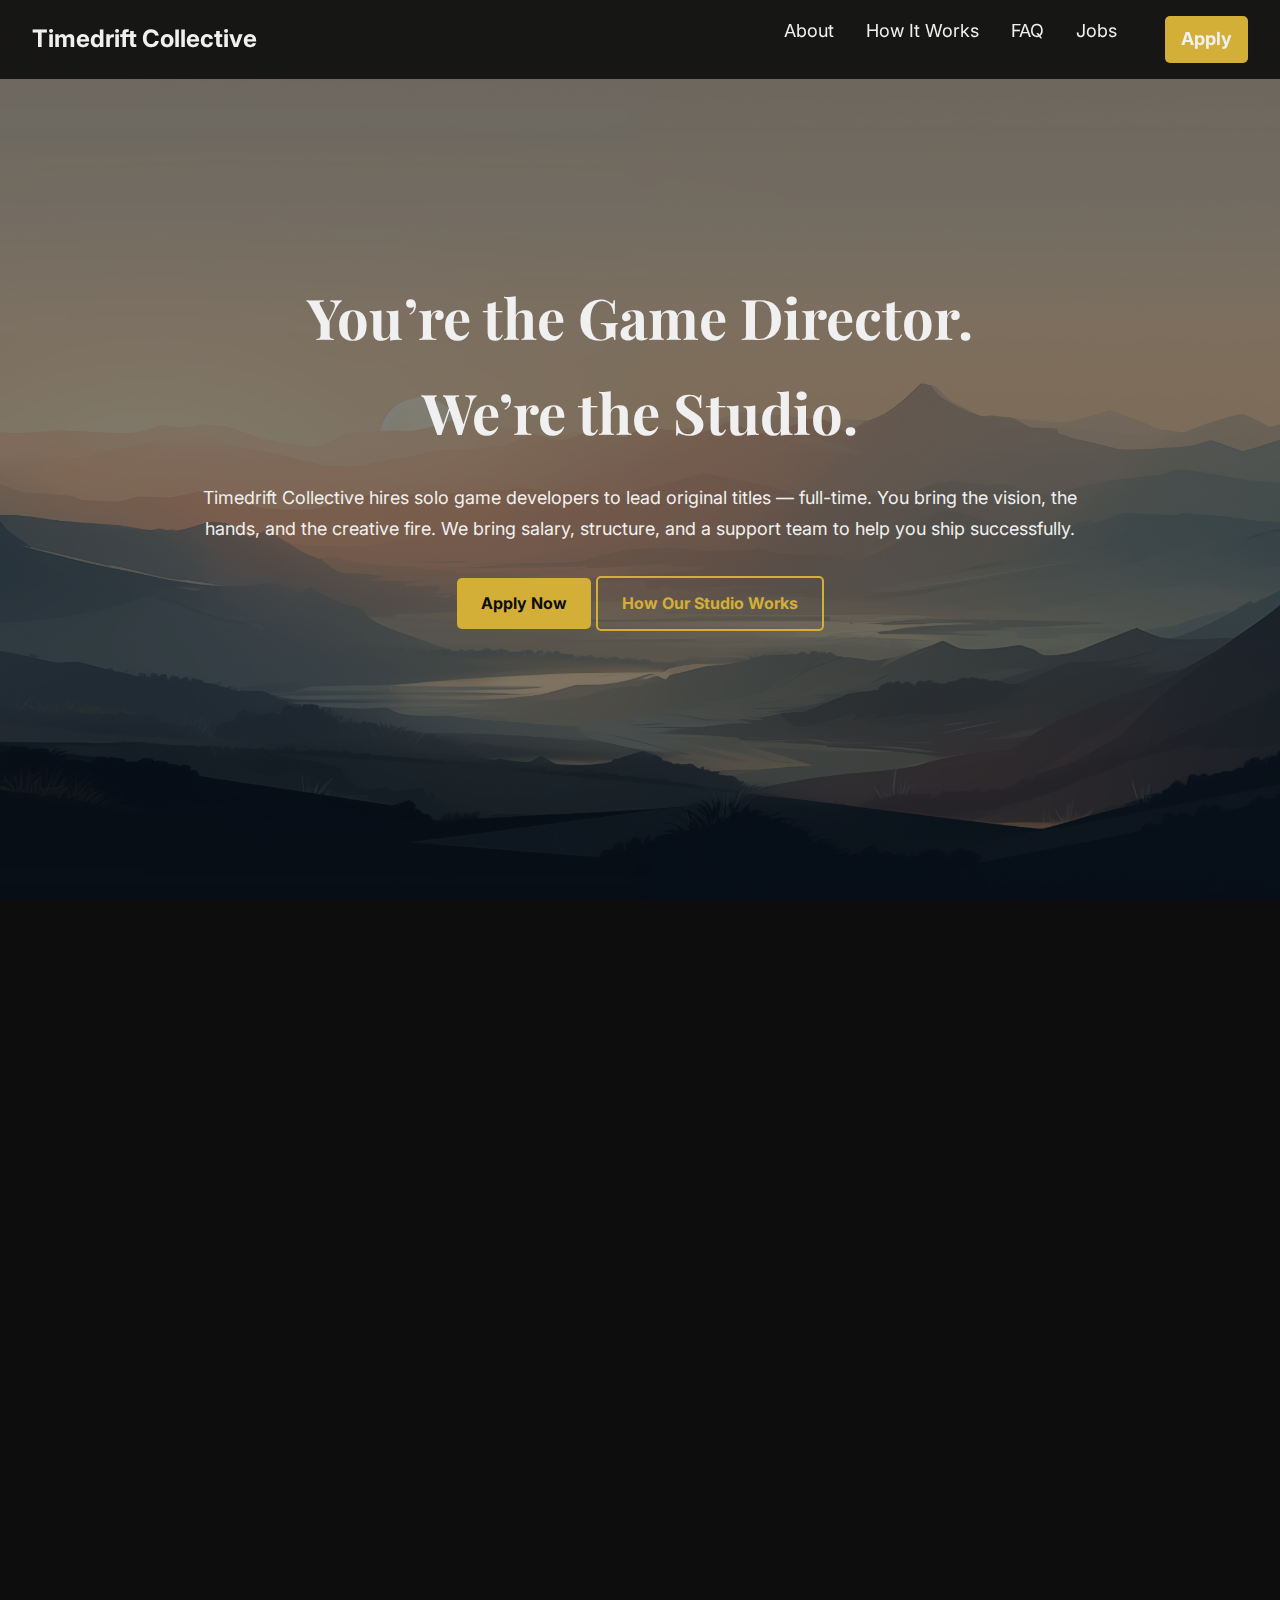
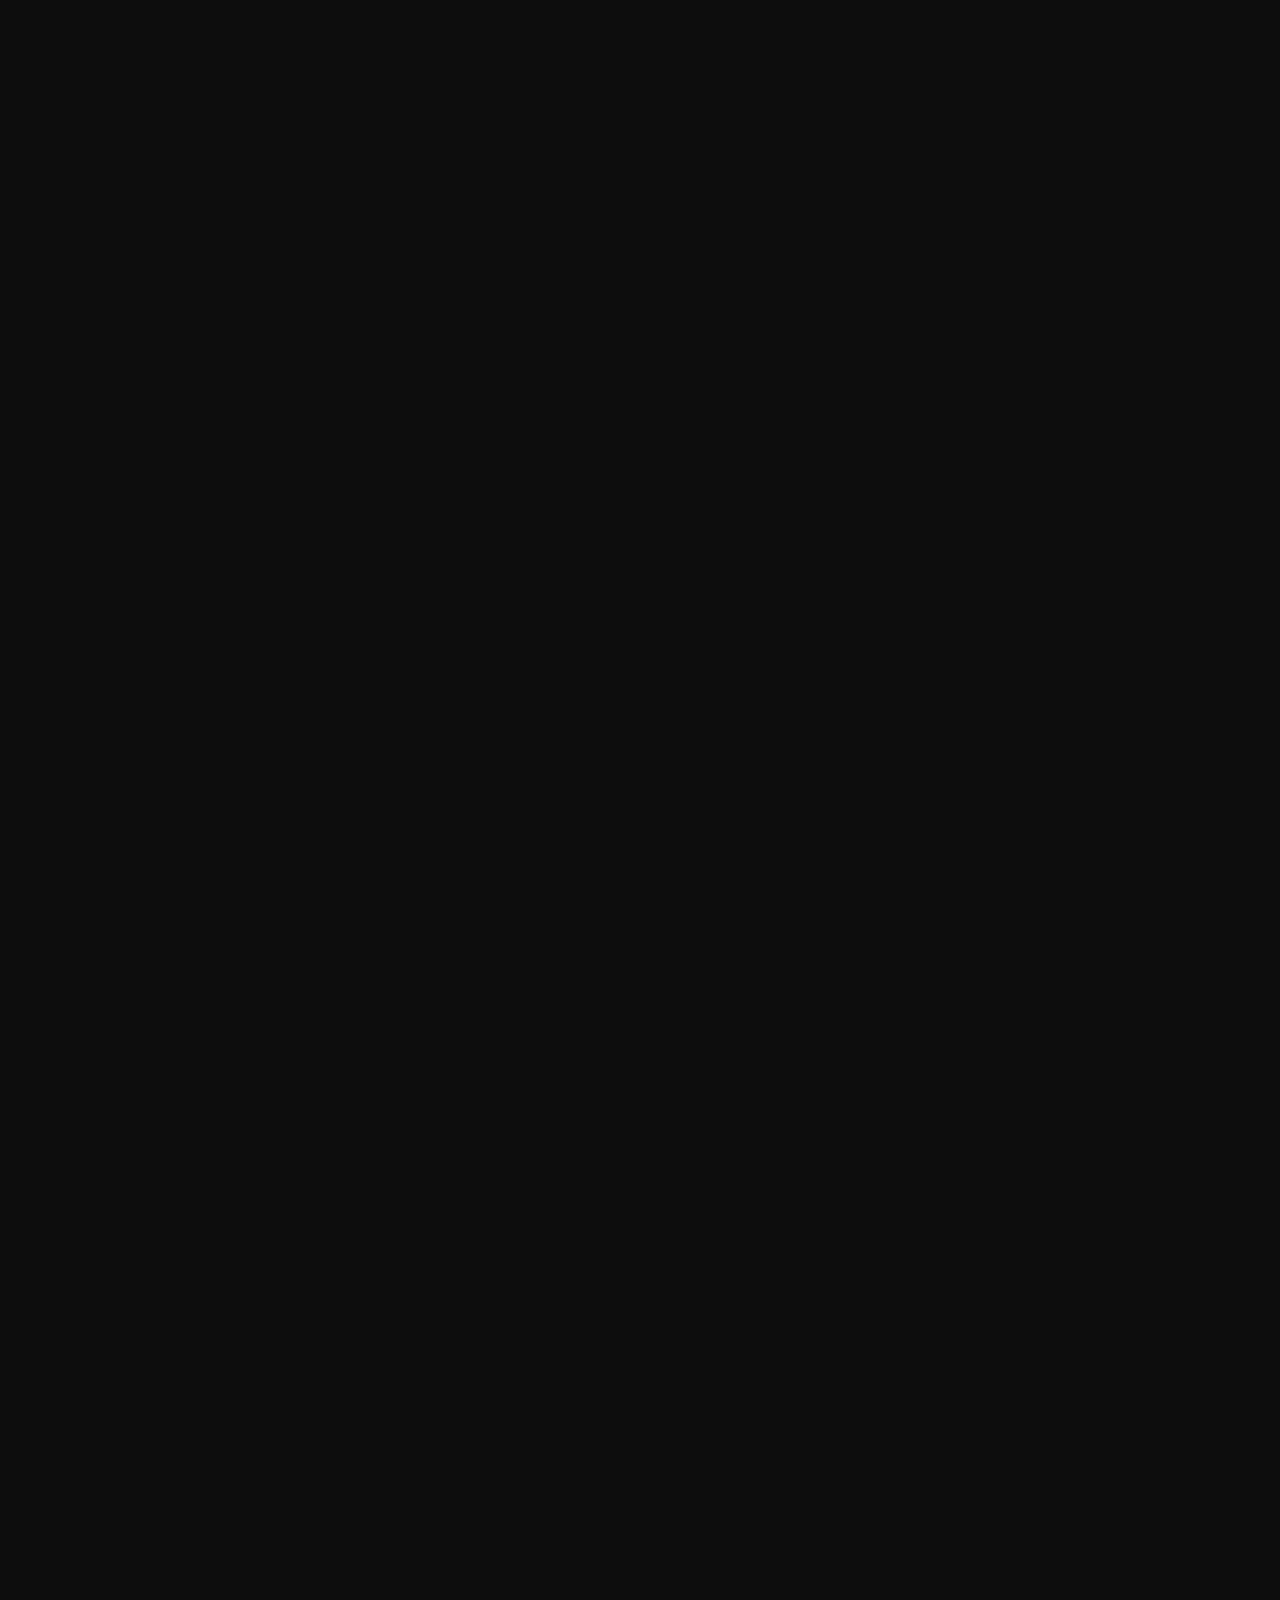
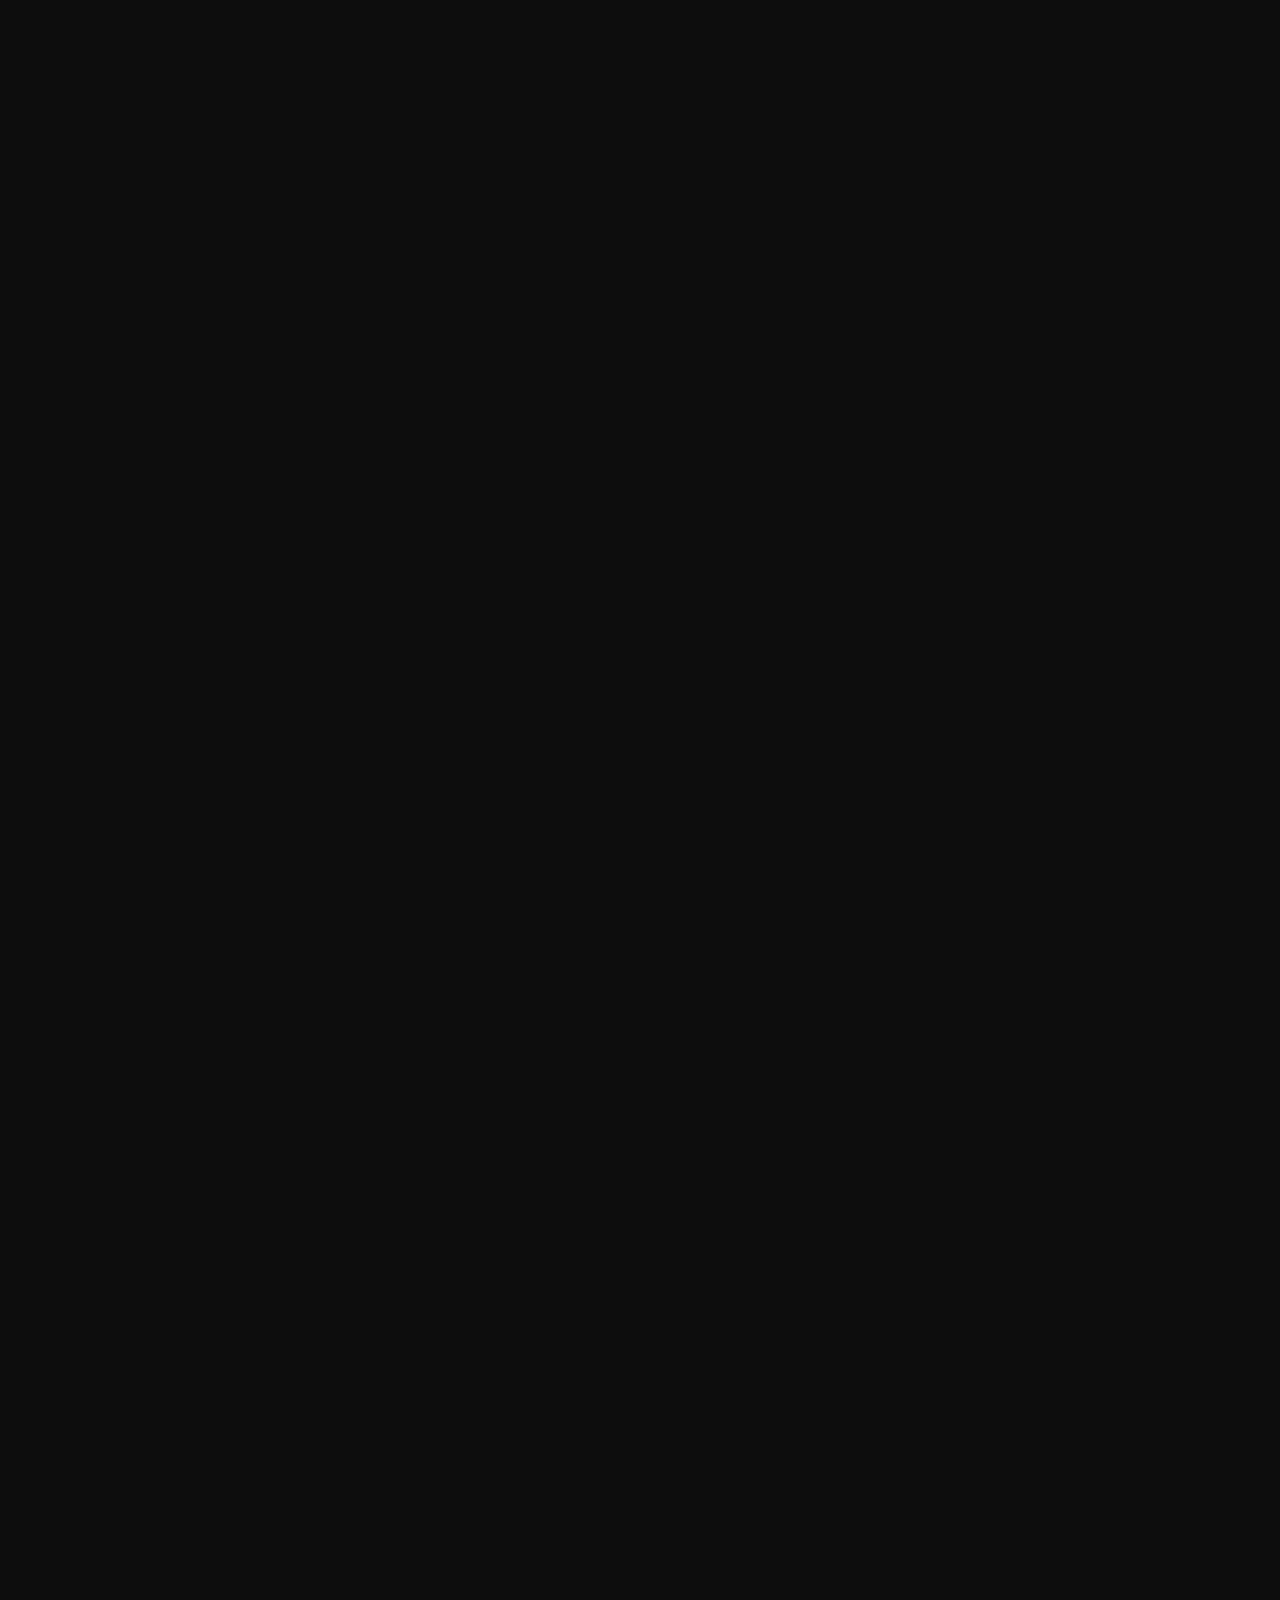
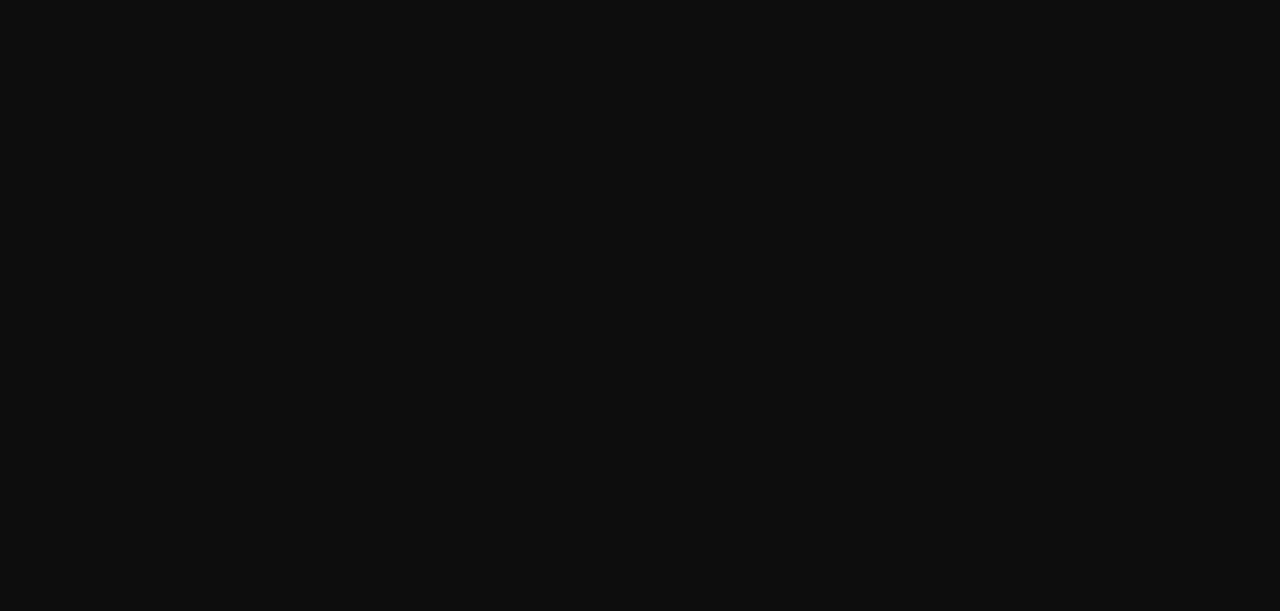
<file: index.html>
<!DOCTYPE html>
<html lang="en">
<head>
  <meta charset="UTF-8">
  <meta name="viewport" content="width=device-width, initial-scale=1.0">
  <meta name="description" content="Build your dream game full-time with Timedrift Collective.">
  <title>Timedrift Collective</title>
  <link rel="preconnect" href="https://fonts.googleapis.com">
  <link rel="preconnect" href="https://fonts.gstatic.com" crossorigin>
  <link href="https://fonts.googleapis.com/css2?family=Inter:wght@400;700&family=Playfair+Display:wght@400;700&display=swap" rel="stylesheet">
  <link rel="stylesheet" href="styles.css">
</head>
<body>
  <a class="skip-link" href="#main-content">Skip to main content</a>
  <!-- Navigation Bar -->
  <header class="navbar">
    <div class="navbar-container">
      <div class="logo">
        <a href="#main-content" class="logo-link">Timedrift Collective</a>
      </div>
      <nav class="nav-links" aria-label="Main navigation">
        <a href="#about">About</a>
        <a href="#application">How It Works</a>
        <a href="#faq">FAQ</a>
        <a href="jobs.html">Jobs</a>
        <a href="application.html" class="nav-apply">Apply</a>
      </nav>
      <button class="mobile-menu-icon" id="mobile-menu-toggle" aria-controls="mobile-nav-links" aria-expanded="false" aria-label="Toggle navigation">&#9776;</button>
    </div>
    <div class="mobile-nav-links" id="mobile-nav-links" aria-hidden="true">
      <a href="#about">About</a>
      <a href="#application">How It Works</a>
      <a href="#faq">FAQ</a>
      <a href="jobs.html">Jobs</a>
      <a href="application.html" class="nav-apply">Apply</a>
    </div>
  </header>

  <!-- Hero Section -->
  <section id="main-content" class="hero">
    <div class="hero-content container">
        <h1>You’re the Game Director.<br>We’re the Studio.</h1>
        <p>Timedrift Collective hires solo game developers to lead original titles — full-time. You bring the vision, the hands, and the creative fire. We bring salary, structure, and a support team to help you ship successfully.</p>
        <div class="hero-buttons">
        <a href="application.html" class="btn-primary">Apply Now</a>
        <a href="#about" class="btn-secondary">How Our Studio Works</a>
        </div>
    </div>
  </section>

  <!-- About Section -->
  <section id="about" class="content-section container fade-in-section">
    <h2>About Timedrift</h2>
    <h3>A Studio Built Around You</h3>
    <p>Most studios revolve around teams. We’re building a studio around individual creators.</p>
    <p>Timedrift is a new kind of game studio for a new kind of developer — one who works fast, stays small, and builds smart using modern AI tools. We don’t invest in game pitches. We hire the people who can lead them.</p>
    <p>When you join Timedrift, you become the Game Director of your own project. You’ll work full-time — with salary, benefits, and vision control — while we support you in shaping and shipping the game you want to make.</p>
    <p>You’d be doing the work anyway. Now you’ll get the structure and support to go further, faster.</p>
  </section>

  <!-- How It Works Section -->
  <section id="application" class="content-section container fade-in-section">
    <h2>Studio Model</h2>
    <h3>How It Works</h3>
    <div class="steps">
      <div class="step">
        <h3>Apply to Join</h3>
        <p>Tell us about yourself, what you’ve built, and what kind of game you want to lead.</p>
      </div>
      <div class="step">
        <h3>Get Hired Full-Time</h3>
        <p>If it’s a fit, we bring you on as a full-time Game Director. You earn a salary and benefits from day one.</p>
      </div>
      <div class="step">
        <h3>Shape the Vision</h3>
        <p>You’ll define the game you want to build — with collaborative support from us to shape, scope, and validate it along the way.</p>
      </div>
      <div class="step">
        <h3>Build with Modern Tools</h3>
        <p>Use AI, off-the-shelf systems, and streamlined workflows to move quickly and execute with focus and autonomy.</p>
      </div>
      <div class="step">
        <h3>Ship and Share the Win</h3>
        <p>Most games aim to launch in 9–12 months. When yours ships, we share in the outcome — including the revenue it earns.</p>
      </div>
    </div>
    <a href="application.html" class="btn-primary">Apply Now</a>
  </section>

  <!-- Who We're Hiring Section -->
  <section class="content-section container fade-in-section">
    <h2>Who We’re Hiring</h2>
    <h3>You Own the Work — and the Vision</h3>
    <p>We’re looking for creators who are ready to take the lead — not just build a game, but direct one entirely on their own, with our light-touch support behind the scenes.</p>
    <p>You might be a fit if:</p>
    <ul class="centered-list">
        <li>You’ve shipped something on your own — a prototype, game jam entry, or commercial title.</li>
        <li>You want to stay small, work fast, and focus deeply.</li>
        <li>You’re comfortable taking responsibility for both vision and execution.</li>
        <li>You view AI as a force multiplier that gives you superpowers.</li>
        <li>You’re ready to work full-time and go all in.</li>
    </ul>
    <p>Not sure if you're a perfect fit? Reach out anyway. Some of the best collaborations start with a simple conversation.</p>
  </section>

  <!-- Support Roles Section -->
  <section class="content-section container fade-in-section">
    <h2>Support Roles</h2>
    <h3>Help Solo Creators Move Fast</h3>
    <p>Timedrift isn’t built around traditional departments — but we do hire experienced devs to support solo creators behind the scenes.</p>
    <p>If you’ve shipped games and know how to support others without taking over, you might be a fit for our creative support team. These roles help solo creators sustain momentum — assisting with polish, testing, content tuning, and anything else that lets the game ship strong.</p>
    <a href="jobs.html" class="btn-secondary">Learn About Support Roles</a>
  </section>

  <!-- FAQ Section -->
  <section id="faq" class="content-section container fade-in-section">
    <h2>FAQ</h2>

    <div class="faq-item">
      <h3>Is this freelance or a job?</h3>
      <p>Full-time employment. You’ll be on payroll, with benefits, working as the Game Director of your own title.</p>
    </div>

    <div class="faq-item">
      <h3>Do I need a complete game idea to apply?</h3>
      <p>No. We’re hiring people, not pitches. We’ll shape the right game together once you’re onboard.</p>
    </div>

    <div class="faq-item">
      <h3>What happens if the project fails or needs to pivot?</h3>
      <p>No penalties. We work together to restart or evolve the idea. You’re still salaried and supported.</p>
    </div>

    <div class="faq-item">
      <h3>How long do I get to build?</h3>
      <p>We aim to ship in 9–12 months, but timelines flex based on scope and quality. The goal is to finish — not flounder.</p>
    </div>

    <div class="faq-item">
      <h3>What’s the pay like?</h3>
      <p>We offer competitive salary, benefits, and revenue share. It’s not a freelance gig or a profit-share-only promise — it’s a real job.</p>
    </div>

    <div class="faq-item">
      <h3>How selective is this?</h3>
      <p>We’re looking for strong solo builders, but we’re not trying to be exclusive for its own sake. If you’ve got execution chops and a strong perspective, we want to talk.</p>
    </div>

  </section>

  <!-- Footer -->
  <footer class="fade-in-section">
    <p>© 2025 Timedrift Collective. All Rights Reserved.</p>
    <div class="footer-links">
      <a href="#about">About</a> |
      <a href="#faq">FAQ</a> |
      <a href="mailto:contact@timedrift.net">Contact</a>
    </div>
  </footer>

  <!-- Scripts -->
  <script src="scroll-animations.js" defer></script>
  <script src="mobile-menu.js" defer></script>

</body>
</html>
</file>
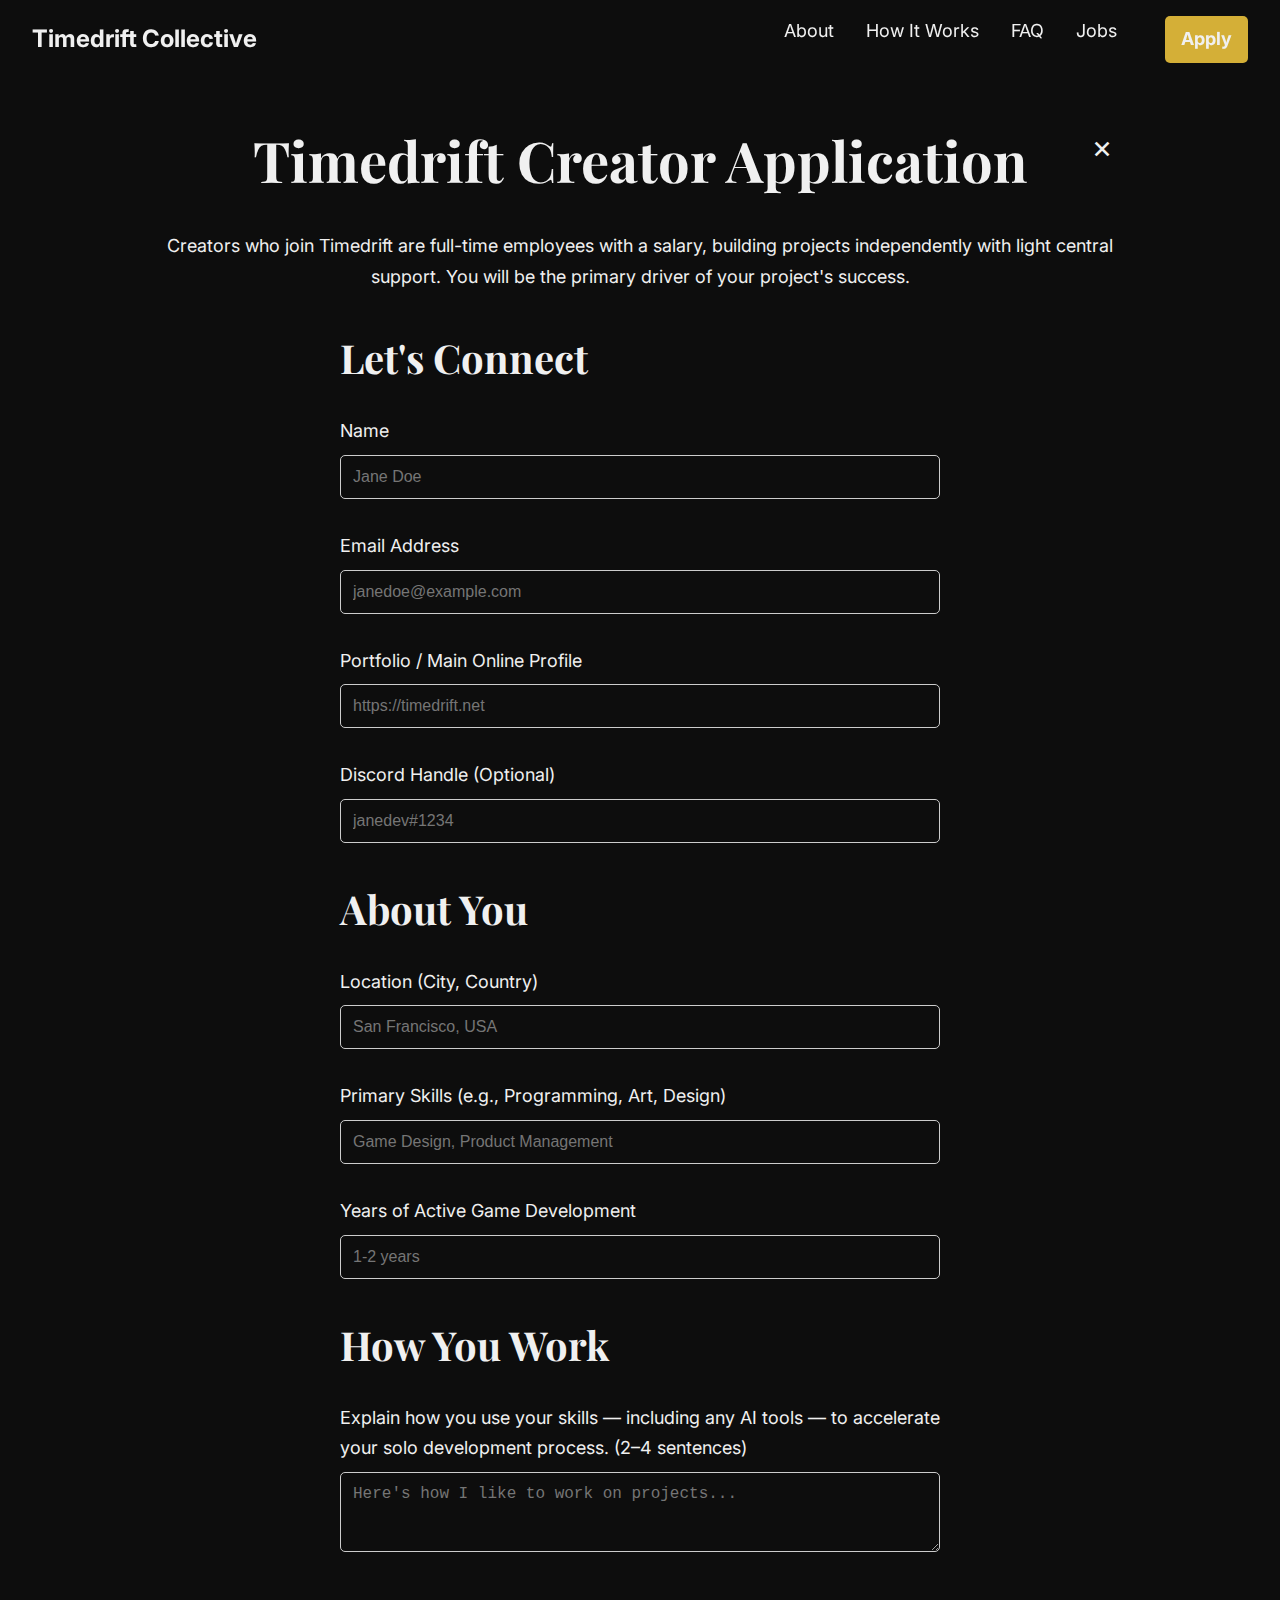
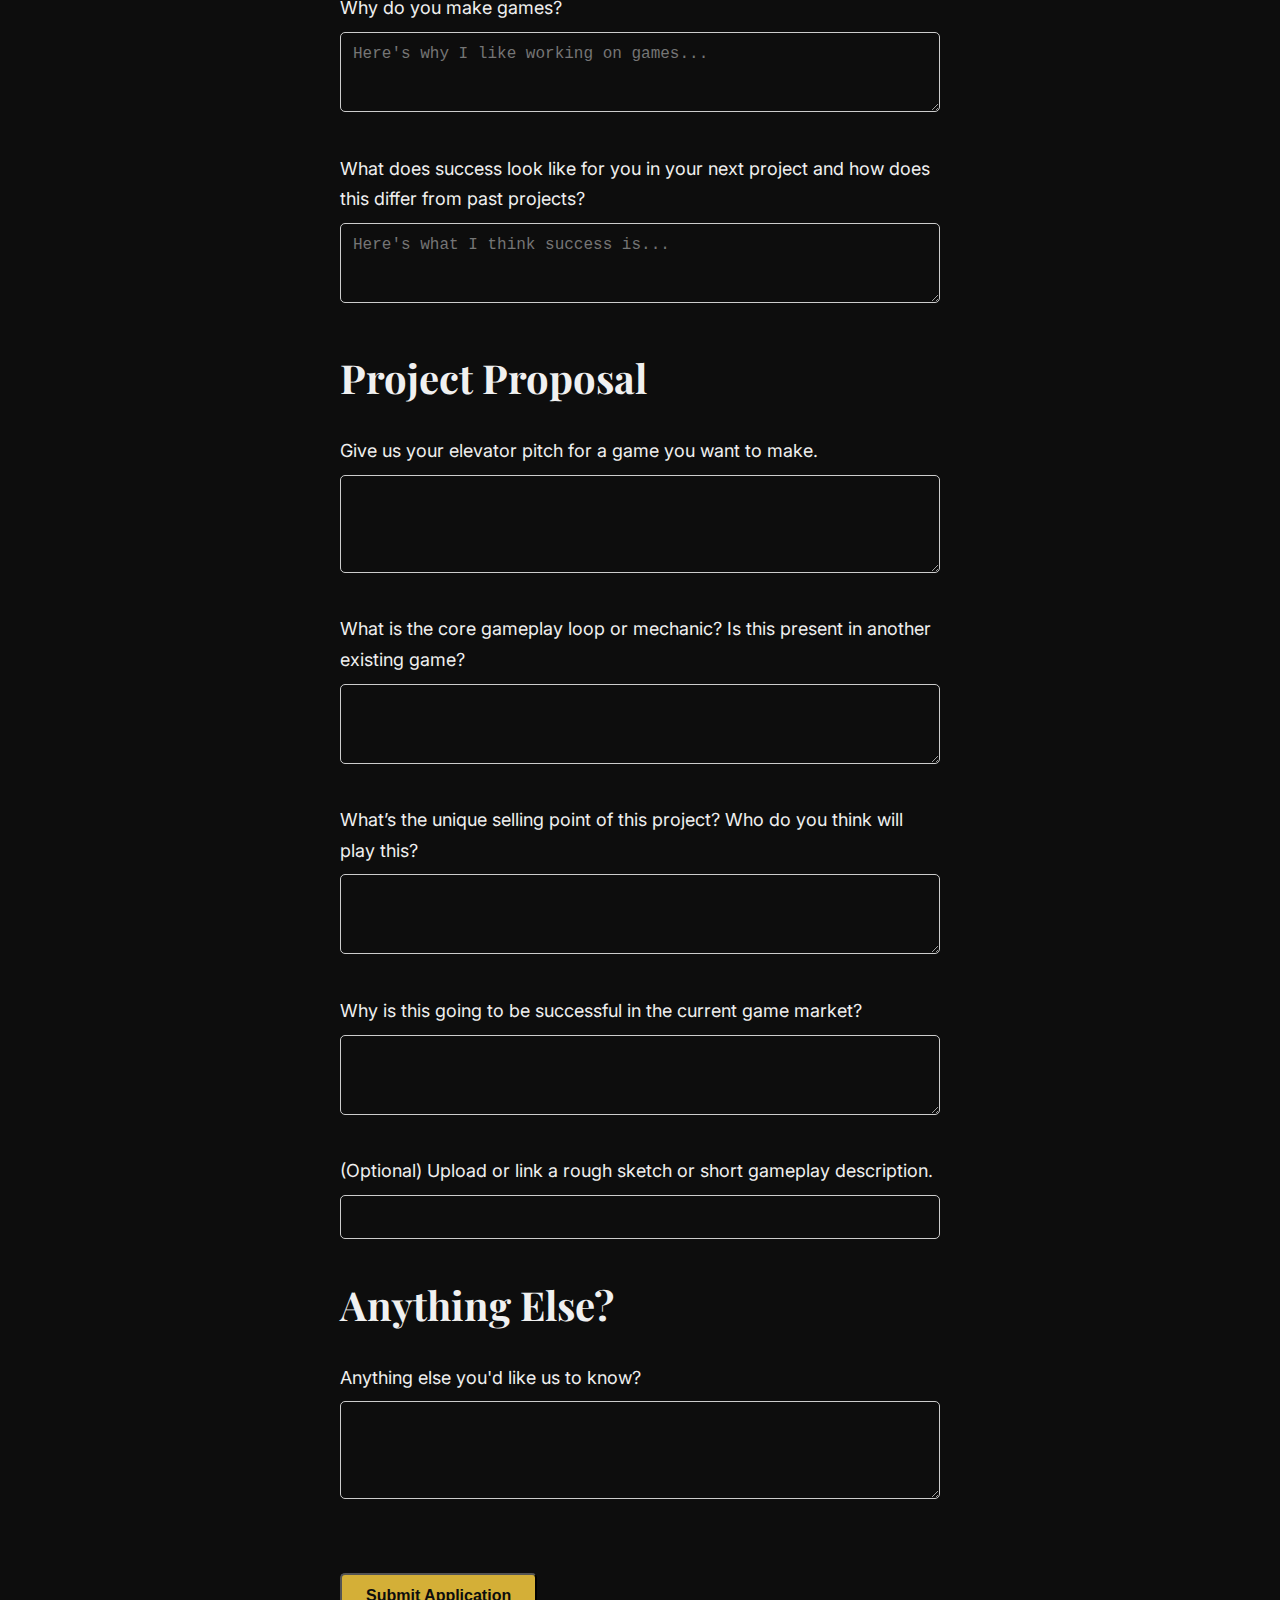
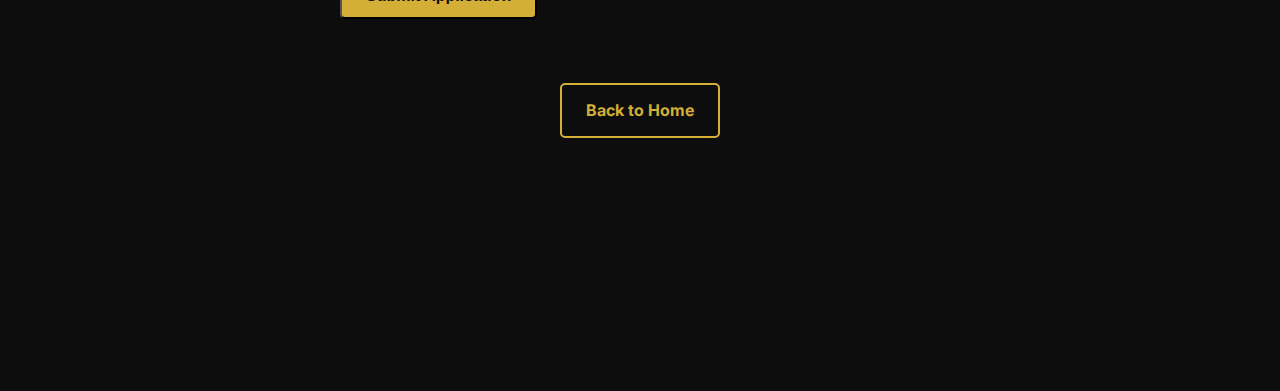
<file: application.html>
<!DOCTYPE html>
<html lang="en">
<head>
  <meta charset="UTF-8">
  <meta name="viewport" content="width=device-width, initial-scale=1.0">
  <meta name="description" content="Apply to join Timedrift as a Creator.">
  <title>Apply - Timedrift</title>
  <link rel="preconnect" href="https://fonts.googleapis.com">
  <link rel="preconnect" href="https://fonts.gstatic.com" crossorigin>
  <link href="https://fonts.googleapis.com/css2?family=Inter:wght@400;700&family=Playfair+Display:wght@400;700&display=swap" rel="stylesheet">
  <link rel="stylesheet" href="styles.css">
</head>
<body>
  <a class="skip-link" href="#main-content">Skip to main content</a>
  <!-- Navigation Bar -->
  <header class="navbar">
    <div class="navbar-container">
      <div class="logo">
        <a href="index.html" class="logo-link">Timedrift Collective</a>
      </div>
      <nav class="nav-links" aria-label="Main navigation">
        <a href="index.html#about">About</a>
        <a href="index.html#application">How It Works</a>
        <a href="index.html#faq">FAQ</a>
        <a href="jobs.html">Jobs</a>
        <a href="application.html" class="nav-apply">Apply</a>
      </nav>
      <button class="mobile-menu-icon" id="mobile-menu-toggle" aria-controls="mobile-nav-links" aria-expanded="false" aria-label="Toggle navigation">&#9776;</button>
    </div>
    <div class="mobile-nav-links" id="mobile-nav-links" aria-hidden="true">
      <a href="index.html#about">About</a>
      <a href="index.html#application">How It Works</a>
      <a href="index.html#faq">FAQ</a>
      <a href="jobs.html">Jobs</a>
      <a href="application.html" class="nav-apply">Apply</a>
    </div>
  </header>

  <!-- Application Form Section -->
  <section id="main-content" class="content-section container fade-in-section">
    <div class="application-form-wrapper">

      <div class="application-header">
        <h1>Timedrift Creator Application</h1>
        <p>Creators who join Timedrift are full-time employees with a salary, building projects independently with light central support. You will be the primary driver of your project's success.</p>
        <a href="index.html" class="close-button">×</a>
      </div>

      <form action="https://formspree.io/f/mwpovrpn?redirect=https://timedrift.net/thank-you.html" method="POST">

        <!-- Section 0: Contact Information -->
        <div class="form-section">
          <h2 class="section-heading">Let's Connect</h2>

          <div class="form-group">
            <label for="legal-name">Name</label>
            <input type="text" id="legal-name" name="legal-name" required placeholder="Jane Doe">
          </div>

          <div class="form-group">
            <label for="email">Email Address</label>
            <input type="email" id="email" name="email" required placeholder="janedoe@example.com">
          </div>

          <div class="form-group">
            <label for="portfolio">Portfolio / Main Online Profile</label>
            <input type="url" id="portfolio" name="portfolio" required placeholder="https://timedrift.net">
          </div>

          <div class="form-group">
            <label for="discord-handle">Discord Handle (Optional)</label>
            <input type="text" id="discord-handle" name="discord-handle" placeholder="janedev#1234">
          </div>
        </div>

        <!-- Section 1: Creator Information -->
        <div class="form-section">
          <h2 class="section-heading">About You</h2>

          <div class="form-group">
            <label for="location">Location (City, Country)</label>
            <input type="text" id="location" name="location" required placeholder="San Francisco, USA">
          </div>

          <div class="form-group">
            <label for="skills">Primary Skills (e.g., Programming, Art, Design)</label>
            <input type="text" id="skills" name="skills" required placeholder="Game Design, Product Management">
          </div>

          <div class="form-group">
            <label for="experience">Years of Active Game Development</label>
            <input type="text" id="experience" name="experience" required placeholder="1-2 years">
          </div>
        </div>

        <!-- Section 2: How You Work -->
        <div class="form-section">
          <h2 class="section-heading">How You Work</h2>

          <div class="form-group">
            <label for="work-style-description">Explain how you use your skills — including any AI tools — to accelerate your solo development process. (2–4 sentences)</label>
            <textarea id="work-style-description" name="work-style-description" rows="3" required placeholder="Here's how I like to work on projects..."></textarea>
          </div>

          <div class="form-group">
            <label for="why-games">Why do you make games?</label>
            <textarea id="why-games" name="why-games" rows="3" required placeholder="Here's why I like working on games..."></textarea>
          </div>

          <div class="form-group">
            <label for="success">What does success look like for you in your next project and how does this differ from past projects?</label>
            <textarea id="success" name="success" rows="3" required placeholder="Here's what I think success is..."></textarea>
          </div>
        </div>

        <!-- Section 3: Project Proposal -->
        <div class="form-section">
          <h2 class="section-heading">Project Proposal</h2>

          <div class="form-group">
            <label for="project-summary">Give us your elevator pitch for a game you want to make.</label>
            <textarea id="project-summary" name="project-summary" rows="4" required></textarea>
          </div>

          <div class="form-group">
            <label for="core-loop">What is the core gameplay loop or mechanic? Is this present in another existing game?</label>
            <textarea id="core-loop" name="core-loop" rows="3" required></textarea>
          </div>

          <div class="form-group">
            <label for="unique-selling">What’s the unique selling point of this project? Who do you think will play this?</label>
            <textarea id="unique-selling" name="unique-selling" rows="3" required></textarea>
          </div>

          <div class="form-group">
            <label for="personal-excitement">Why is this going to be successful in the current game market?</label>
            <textarea id="personal-excitement" name="personal-excitement" rows="3" required></textarea>
          </div>

          <div class="form-group">
            <label for="mockup-upload">(Optional) Upload or link a rough sketch or short gameplay description.</label>
            <input type="url" id="mockup-upload" name="mockup-upload">
          </div>
        </div>

        <!-- Section 4: Anything Else -->
        <div class="form-section">
          <h2 class="section-heading">Anything Else?</h2>

          <div class="form-group">
            <label for="anything-else">Anything else you'd like us to know?</label>
            <textarea id="anything-else" name="anything-else" rows="4"></textarea>
          </div>
        </div>

        <button type="submit" class="btn-primary">Submit Application</button>

      </form>

      <div style="margin-top: 2rem;">
        <a href="index.html" class="btn-secondary">Back to Home</a>
      </div>

    </div>
  </section>

  <footer class="fade-in-section">
    <p>© 2025 Timedrift. All Rights Reserved.</p>
  </footer>

  <!-- Scripts -->
  <script src="scroll-animations.js" defer></script>
  <script src="mobile-menu.js" defer></script>

</body>
</html>
</file>
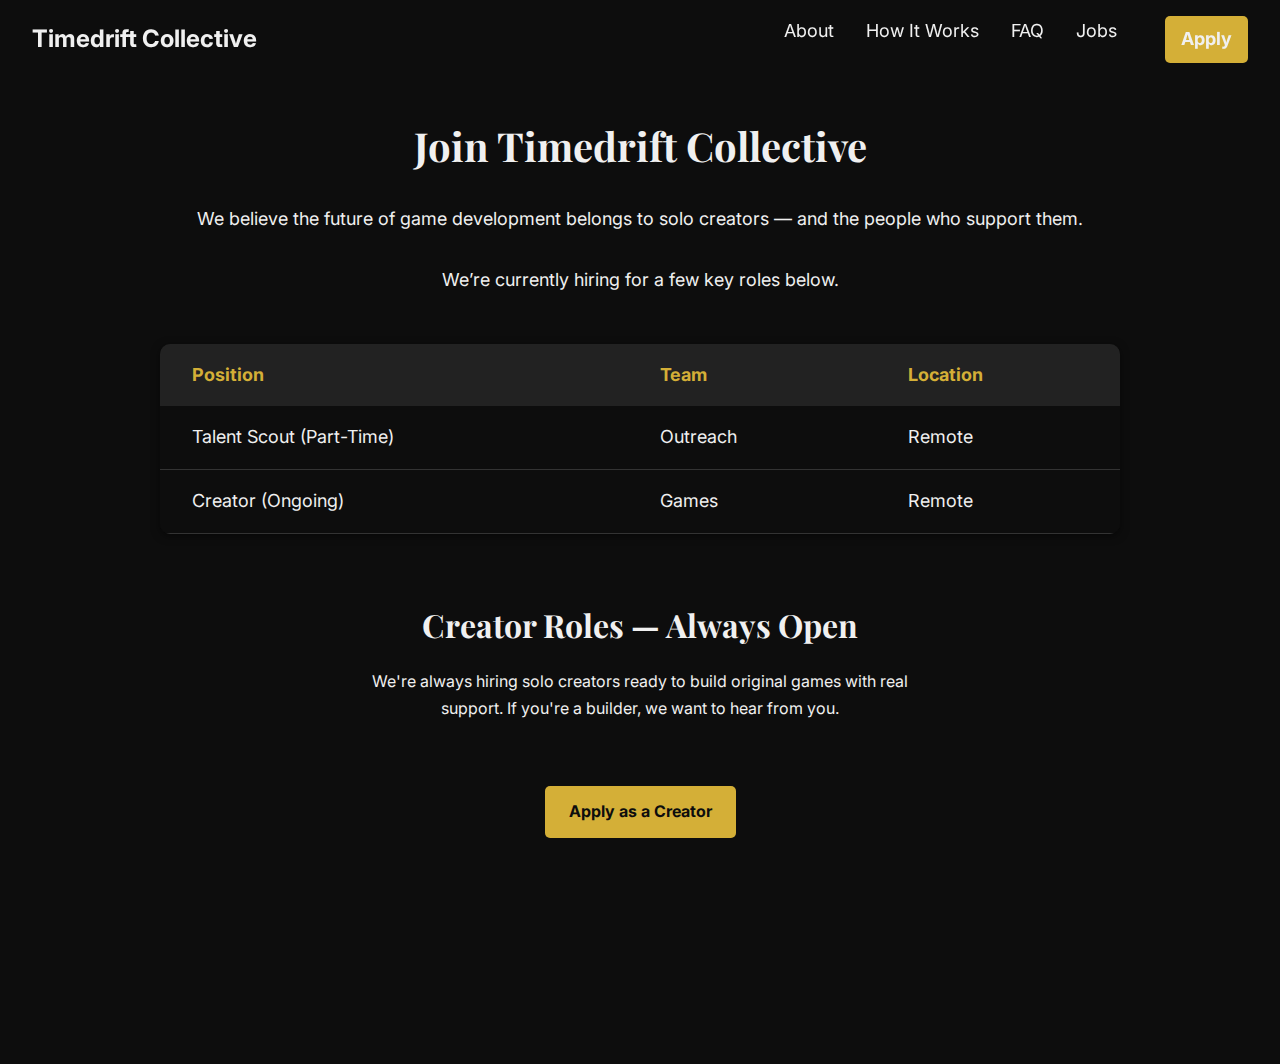
<file: jobs.html>
<!DOCTYPE html>
<html lang="en">
<head>
  <meta charset="UTF-8">
  <meta name="viewport" content="width=device-width, initial-scale=1.0">
  <meta name="description" content="Careers at Timedrift Collective.">
  <title>Jobs - Timedrift Collective</title>
  <link rel="preconnect" href="https://fonts.googleapis.com">
  <link rel="preconnect" href="https://fonts.gstatic.com" crossorigin>
  <link href="https://fonts.googleapis.com/css2?family=Inter:wght@400;700&family=Playfair+Display:wght@400;700&display=swap" rel="stylesheet">
  <link rel="stylesheet" href="styles.css">
</head>
<body>
  <a class="skip-link" href="#main-content">Skip to main content</a>
  <!-- Navigation Bar -->
  <header class="navbar">
    <div class="navbar-container">
      <div class="logo">
        <a href="index.html" class="logo-link">Timedrift Collective</a>
      </div>
      <nav class="nav-links" aria-label="Main navigation">
        <a href="index.html#about">About</a>
        <a href="index.html#application">How It Works</a>
        <a href="index.html#faq">FAQ</a>
        <a href="jobs.html">Jobs</a> <!-- Jobs link -->
        <a href="application.html" class="nav-apply">Apply</a>
      </nav>
      <button class="mobile-menu-icon" id="mobile-menu-toggle" aria-controls="mobile-nav-links" aria-expanded="false" aria-label="Toggle navigation">&#9776;</button>
    </div>
    <div class="mobile-nav-links" id="mobile-nav-links" aria-hidden="true">
      <a href="index.html#about">About</a>
      <a href="index.html#application">How It Works</a>
      <a href="index.html#faq">FAQ</a>
      <a href="jobs.html">Jobs</a>
      <a href="application.html" class="nav-apply">Apply</a>
    </div>
  </header>

  <!-- Jobs Section -->
  <section id="main-content" class="content-section container fade-in-section">
    <h2>Join Timedrift Collective</h2>
  
    <p>We believe the future of game development belongs to solo creators — and the people who support them.<br><br>We’re currently hiring for a few key roles below.</p>
  
    <table class="job-table">
      <thead>
        <tr>
          <th scope="col">Position</th>
          <th scope="col">Team</th>
          <th scope="col">Location</th>
        </tr>
      </thead>
      <tbody>
        <tr>
          <td><a href="talent-scout.html">Talent Scout (Part-Time)</a></td>
          <td>Outreach</td>
          <td>Remote</td>
        </tr>
        <tr>
          <td><a href="application.html">Creator (Ongoing)</a></td>
          <td>Games</td>
          <td>Remote</td>
        </tr>
      </tbody>
    </table>
  
    <div class="creator-hiring">
      <h3>Creator Roles — Always Open</h3>
      <p>We're always hiring solo creators ready to build original games with real support. If you're a builder, we want to hear from you.</p>
      <a href="application.html" class="btn-primary">Apply as a Creator</a>
    </div>
  </section>
  

  <footer class="fade-in-section">
    <p>© 2025 Timedrift Collective. All Rights Reserved.</p>
  </footer>

  <!-- Scripts -->
  <script src="scroll-animations.js" defer></script>
  <script src="mobile-menu.js" defer></script>

</body>
</html>
</file>
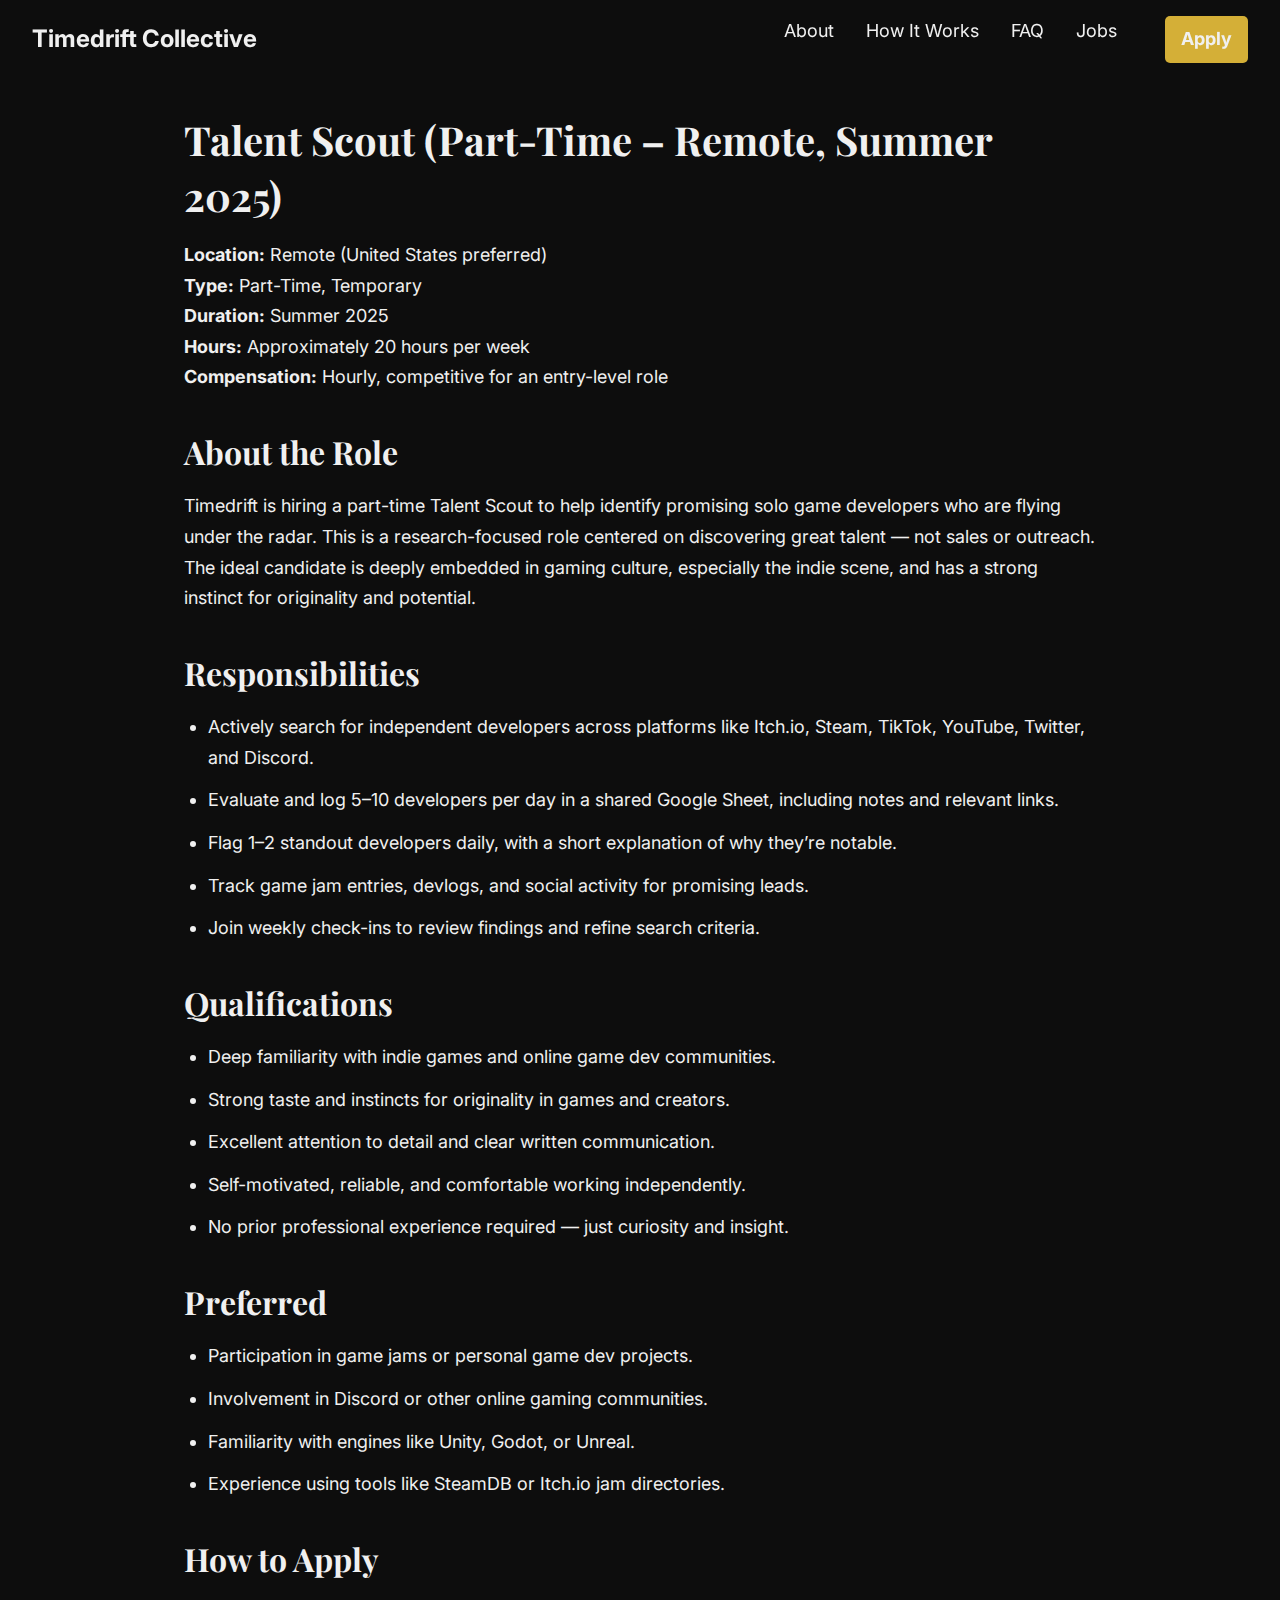
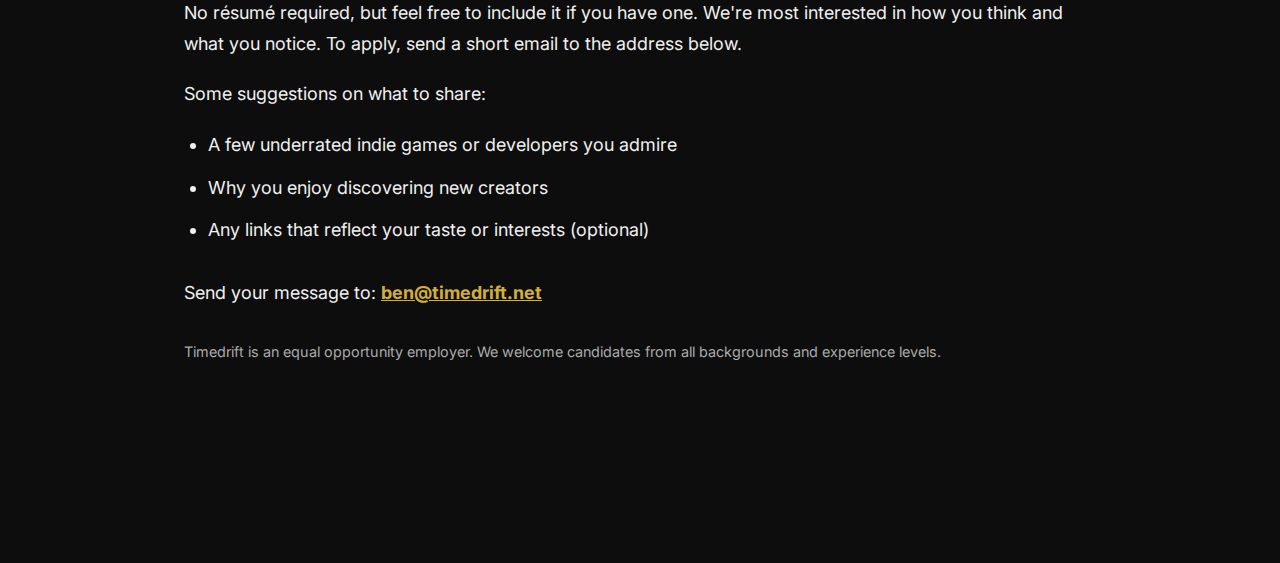
<file: talent-scout.html>
<!DOCTYPE html>
<html lang="en">
<head>
  <meta charset="UTF-8" />
  <meta name="viewport" content="width=device-width, initial-scale=1.0"/>
  <meta name="description" content="Join Timedrift as a Talent Scout">
  <title>Talent Scout - Timedrift Collective</title>
  <link rel="preconnect" href="https://fonts.googleapis.com">
  <link rel="preconnect" href="https://fonts.gstatic.com" crossorigin>
  <link href="https://fonts.googleapis.com/css2?family=Inter:wght@400;700&family=Playfair+Display:wght@400;700&display=swap" rel="stylesheet">
  <link rel="stylesheet" href="styles.css">
</head>
<body>
  <a class="skip-link" href="#main-content">Skip to main content</a>
  <!-- Navigation -->
  <header class="navbar">
    <div class="navbar-container">
      <div class="logo">
        <a href="index.html" class="logo-link">Timedrift Collective</a>
      </div>
      <nav class="nav-links" aria-label="Main navigation">
        <a href="index.html#about">About</a>
        <a href="index.html#application">How It Works</a>
        <a href="index.html#faq">FAQ</a>
        <a href="jobs.html">Jobs</a>
        <a href="application.html" class="nav-apply">Apply</a>
      </nav>
    </div>
  </header>

  <!-- Job Description -->
  <section id="main-content" class="job-description container">
    <h2>Talent Scout (Part-Time – Remote, Summer 2025)</h2>

    <p>
       <strong>Location:</strong> Remote (United States preferred)<br>
       <strong>Type:</strong> Part-Time, Temporary<br>
       <strong>Duration:</strong> Summer 2025<br>
       <strong>Hours:</strong> Approximately 20 hours per week<br>
       <strong>Compensation:</strong> Hourly, competitive for an entry-level role</p>

    <h3>About the Role</h3>
    <p>Timedrift is hiring a part-time Talent Scout to help identify promising solo game developers who are flying under the radar. This is a research-focused role centered on discovering great talent — not sales or outreach. The ideal candidate is deeply embedded in gaming culture, especially the indie scene, and has a strong instinct for originality and potential.</p>

    <h3>Responsibilities</h3>
    <ul>
      <li>Actively search for independent developers across platforms like Itch.io, Steam, TikTok, YouTube, Twitter, and Discord.</li>
      <li>Evaluate and log 5–10 developers per day in a shared Google Sheet, including notes and relevant links.</li>
      <li>Flag 1–2 standout developers daily, with a short explanation of why they’re notable.</li>
      <li>Track game jam entries, devlogs, and social activity for promising leads.</li>
      <li>Join weekly check-ins to review findings and refine search criteria.</li>
    </ul>

    <h3>Qualifications</h3>
    <ul>
      <li>Deep familiarity with indie games and online game dev communities.</li>
      <li>Strong taste and instincts for originality in games and creators.</li>
      <li>Excellent attention to detail and clear written communication.</li>
      <li>Self-motivated, reliable, and comfortable working independently.</li>
      <li>No prior professional experience required — just curiosity and insight.</li>
    </ul>

    <h3>Preferred</h3>
    <ul>
      <li>Participation in game jams or personal game dev projects.</li>
      <li>Involvement in Discord or other online gaming communities.</li>
      <li>Familiarity with engines like Unity, Godot, or Unreal.</li>
      <li>Experience using tools like SteamDB or Itch.io jam directories.</li>
    </ul>

    <h3>How to Apply</h3>
    <p>No résumé required, but feel free to include it if you have one. We're most interested in how you think and what you notice. To apply, send a short email to the address below.</p>
    <p>Some suggestions on what to share:</p>
    <ul>
      <li>A few underrated indie games or developers you admire</li>
      <li>Why you enjoy discovering new creators</li>
      <li>Any links that reflect your taste or interests (optional)</li>
    </ul>

    <p>
        Send your message to:  
        <a href="mailto:ben@timedrift.net?subject=Talent%20Scout%20Application" style="color: var(--accent-color); font-weight: bold;">ben@timedrift.net</a>
    </p>

    <p style="margin-top: 2rem; font-size: 0.9rem; color: #aaa;">
      Timedrift is an equal opportunity employer. We welcome candidates from all backgrounds and experience levels.
    </p>
    
  </section>

  <!-- Footer -->
  <footer class="fade-in-section">
    <p>© 2025 Timedrift Collective. All Rights Reserved.</p>
  </footer>

  <script src="scroll-animations.js" defer></script>
  <script src="mobile-menu.js" defer></script>

</body>
</html>
</file>
<file: styles.css>
:root {
    --accent-color: #d4af37;
    --content-max-width: 960px;
}

.container {
    max-width: var(--content-max-width);
    margin: 0 auto;
    padding: 0 1rem;
}

form {
    max-width: 600px;
    margin: 0 auto;
    text-align: left;
}

.form-group {
    margin-bottom: 2rem;
}

input[type="text"], input[type="email"], input[type="url"], textarea {
    width: 100%;
    padding: 0.75rem;
    border: 1px solid #ccc;
    border-radius: 5px;
    font-size: 1rem;
    margin-top: 0.5rem;
    background: #0d0d0d;
    color: #f0f0f0;
}

input[type="text"]:focus, input[type="email"]:focus, input[type="url"]:focus, textarea:focus {
    border-color: var(--accent-color);
    outline: none;
}

/* Reset */
* {
    margin: 0;
    padding: 0;
    box-sizing: border-box;
}

html {
    scroll-behavior: smooth;
}

body {
    font-family: 'Inter', sans-serif;
    line-height: 1.7;
    color: #f0f0f0;
    background-color: #0d0d0d;
    font-size: 18px;
    scroll-snap-type: y mandatory;
    overflow-y: auto;
  }

/* Skip Link */
.skip-link {
  position: absolute;
  left: -10000px;
  top: auto;
  width: 1px;
  height: 1px;
  overflow: hidden;
}

.skip-link:focus {
  left: 1rem;
  top: 1rem;
  width: auto;
  height: auto;
  padding: 0.5rem 1rem;
  background: var(--accent-color);
  color: #0d0d0d;
  text-decoration: none;
  z-index: 1000;
}

/* Typography */
h1, h2, h3 {
    font-family: 'Playfair Display', serif;
    font-weight: 700;
    color: #f0f0f0;
}

h1 {
    font-size: 3.5rem;
    margin-bottom: 1.5rem;
}

h2 {
    font-size: 2.5rem;
    margin-bottom: 1.5rem;
}

h3 {
    font-size: 1.75rem;
    margin-bottom: 1rem;
}

p, li {
    font-size: 18px;
    line-height: 1.7;
}

/* Navbar */
.navbar {
    position: fixed;
    width: 100%;
    background: rgba(13, 13, 13, 0.9);
    padding: 1rem 2rem;
    z-index: 999;
}

.navbar-container {
    display: flex;
    justify-content: space-between;
    align-items: center;
}

.logo-link {
    text-decoration: none;
    color: #f0f0f0;
    font-weight: bold;
    font-size: 1.5rem;
}

.nav-links {
    display: flex;
    gap: 2rem;
}

.nav-links a {
    color: #f0f0f0;
    text-decoration: none;
}

.nav-links a:hover {
    color: var(--accent-color);
}

.mobile-menu-icon {
    display: none;
    font-size: 2rem;
    cursor: pointer;
}

.mobile-nav-links {
    display: none;
    flex-direction: column;
    background: rgba(13, 13, 13, 0.95);
    position: absolute;
    width: 100%;
    top: 70px;
    left: 0;
    text-align: center;
    padding: 1rem 0;
}

.mobile-nav-links a {
    padding: 0.75rem;
    text-decoration: none;
    color: #f0f0f0;
}

.mobile-nav-links a:hover {
    background: var(--accent-color);
    color: #0d0d0d;
}

/* Hero Section */
.hero {
    height: 100vh;
    display: flex;
    justify-content: center;
    align-items: center;
    text-align: center;
    background: #0d0d0d url('bg.png') no-repeat center center/cover;
    background-size: cover;
    background-position: center;
    position: relative;

    /* Scroll Snap */
    scroll-snap-align: center;
}

.hero::after {
    content: '';
    position: absolute;
    top: 0; left: 0; right: 0; bottom: 0;
    background: rgba(0,0,0,0.5);
    z-index: 1;
}

.hero-content {
    max-width: var(--content-max-width);
    margin: 0 auto;
    position: relative;
    z-index: 2;
}

/* Buttons */
.btn-primary, .btn-secondary {
    padding: 0.75rem 1.5rem;
    margin: 2rem 0 0 0; /* <-- updated */
    border-radius: 5px;
    font-weight: bold;
    text-decoration: none;
    display: inline-block;
    transition: background-color 0.3s ease, color 0.3s ease, transform 0.3s ease;
    font-size: 1rem;
}

.btn-primary {
    background-color: var(--accent-color);
    color: #0d0d0d;
}

.btn-primary:hover {
    background-color: #b89b30;
    transform: translateY(-3px);
}

.btn-secondary {
    background-color: transparent;
    border: 2px solid var(--accent-color);
    color: var(--accent-color);
}

.btn-secondary:hover {
    background-color: var(--accent-color);
    color: #0d0d0d;
    transform: translateY(-3px);
}

/* Sections */

.content-section {
    padding: 7rem 0;
    text-align: center;

    /* Scroll Snap */
    scroll-snap-align: center;
}

.services, .steps {
    display: flex;
    justify-content: center;
    gap: 2rem;
    margin-top: 2rem;
}

.service, .step {
    max-width: 300px;
}

.centered-list {
    list-style-position: outside;
    text-align: left;
    padding-left: 1.5rem;
    margin: 2rem auto 0 auto;
    max-width: 600px;
}

/* FAQ */
.faq {
    margin-bottom: 2rem;
}

/* Fade In Animation */
.fade-in-section {
    opacity: 0;
    transform: translateY(20px);
    transition: opacity 0.6s ease-out, transform 0.6s ease-out;
}

.fade-in-section.is-visible {
    opacity: 1;
    transform: none;
}

/* Footer */
footer {
    padding: 2rem;
    text-align: center;
    background: #111;

    /* Scroll Snap */
    scroll-snap-align: center;
}

.footer-links {
    margin-top: 1rem;
}

.footer-links a {
    color: var(--accent-color);
    text-decoration: none;
}

.footer-links a:hover {
    text-decoration: underline;
}

/* Responsive */
@media (max-width: 768px) {
    .nav-links {
        display: none;
    }

    .mobile-menu-icon {
        display: block;
    }

    .services, .steps {
        flex-direction: column;
        align-items: center;
    }
}

.application-form-wrapper {
    position: relative;
    max-width: var(--content-max-width);
    margin: 0 auto;
}

.application-header {
    text-align: center;
    margin-bottom: 2rem;
    position: relative;
}

.application-header h2 {
    margin: 0;
}

.close-button {
    position: absolute;
    top: 0;
    right: 0;
    font-size: 2rem;
    text-decoration: none;
    color: #f0f0f0;
    padding: 0.5rem;
    transition: color 0.3s ease, transform 0.2s ease;
}

.close-button:hover {
    color: var(--accent-color);
    transform: scale(1.1);
}

.faq-item {
    background: #111;
    border-radius: 10px;
    padding: 2rem;
    margin: 2rem auto;
    max-width: 700px;
    text-align: left;
    box-shadow: 0 2px 8px rgba(0,0,0,0.5);
}

.faq-item h3 {
    font-size: 1.5rem;
    margin-bottom: 1rem;
}

.faq-item p {
    font-size: 1rem;
    line-height: 1.7;
}

.nav-apply {
    background-color: var(--accent-color);
    color: #0d0d0d;
    padding: 0.5rem 1rem;
    border-radius: 5px;
    font-weight: bold;
    text-decoration: none;
    transition: background-color 0.3s ease, transform 0.2s ease;
    margin-left: 1rem;
}

.nav-apply:hover {
    background-color: #b89b30;
    transform: translateY(-2px);
}

.job-table {
    width: 100%;
    border-collapse: collapse;
    max-width: var(--content-max-width);
    margin: 3rem auto 2rem auto;
    background: #111;
    border-radius: 10px;
    overflow: hidden;
    box-shadow: 0 2px 8px rgba(0,0,0,0.5);
}

.job-table th {
    background-color: #222;
    padding: 1rem 2rem;
    font-weight: bold;
    color: var(--accent-color);
    text-align: left;
}

.job-table td {
    padding: 1rem 2rem;
    border-bottom: 1px solid #333;
    background-color: #0d0d0d;
    text-align: left;
}

.job-table td a {
    color: #f0f0f0;
    text-decoration: none;
}

.job-table td a:hover {
    color: var(--accent-color);
    text-decoration: underline;
}

.creator-hiring {
    margin-top: 4rem;
    text-align: center;
}

.creator-hiring h3 {
    font-size: 2rem;
    margin-bottom: 1rem;
}

.creator-hiring p {
    max-width: 600px;
    margin: 0 auto 2rem auto;
    font-size: 1rem;
    line-height: 1.7;
}

.job-description {
    max-width: var(--content-max-width);
    padding: 7rem 1.5rem 4rem 1.5rem;
    margin: 0 auto;
    text-align: left;
  }
  
  .job-description h2 {
    font-size: 2.5rem;
    margin-bottom: 1rem;
    line-height: 1.4;
    word-break: break-word;
  }
  
  
  .job-description h3 {
    font-size: 2rem;
    margin-top: 2rem;
    margin-bottom: 0.75rem;
  }
  
  .job-description p {
    margin-bottom: 1.25rem;
  }
  
  .job-description ul {
    padding-left: 1.5rem;
    margin-bottom: 2rem;
  }
  
  .job-description li {
    margin-bottom: 0.75rem;
  }
  
  .job-description .btn-primary {
    margin-top: 2rem;
  }
  @media (max-width: 480px) {
    body {
        font-size: 16px;
    }

    h1 {
        font-size: 2.25rem;
    }

    h2 {
        font-size: 1.5rem;
    }

    h3 {
        font-size: 1.25rem;
    }

    .navbar {
        padding: 0.5rem 1rem;
    }

    .btn-primary,
    .btn-secondary {
        padding: 0.5rem 1rem;
        margin-top: 1rem;
        font-size: 0.9rem;
    }

    .content-section {
        padding: 4rem 0;
    }

    .services,
    .steps {
        gap: 1rem;
    }
}
</file>
